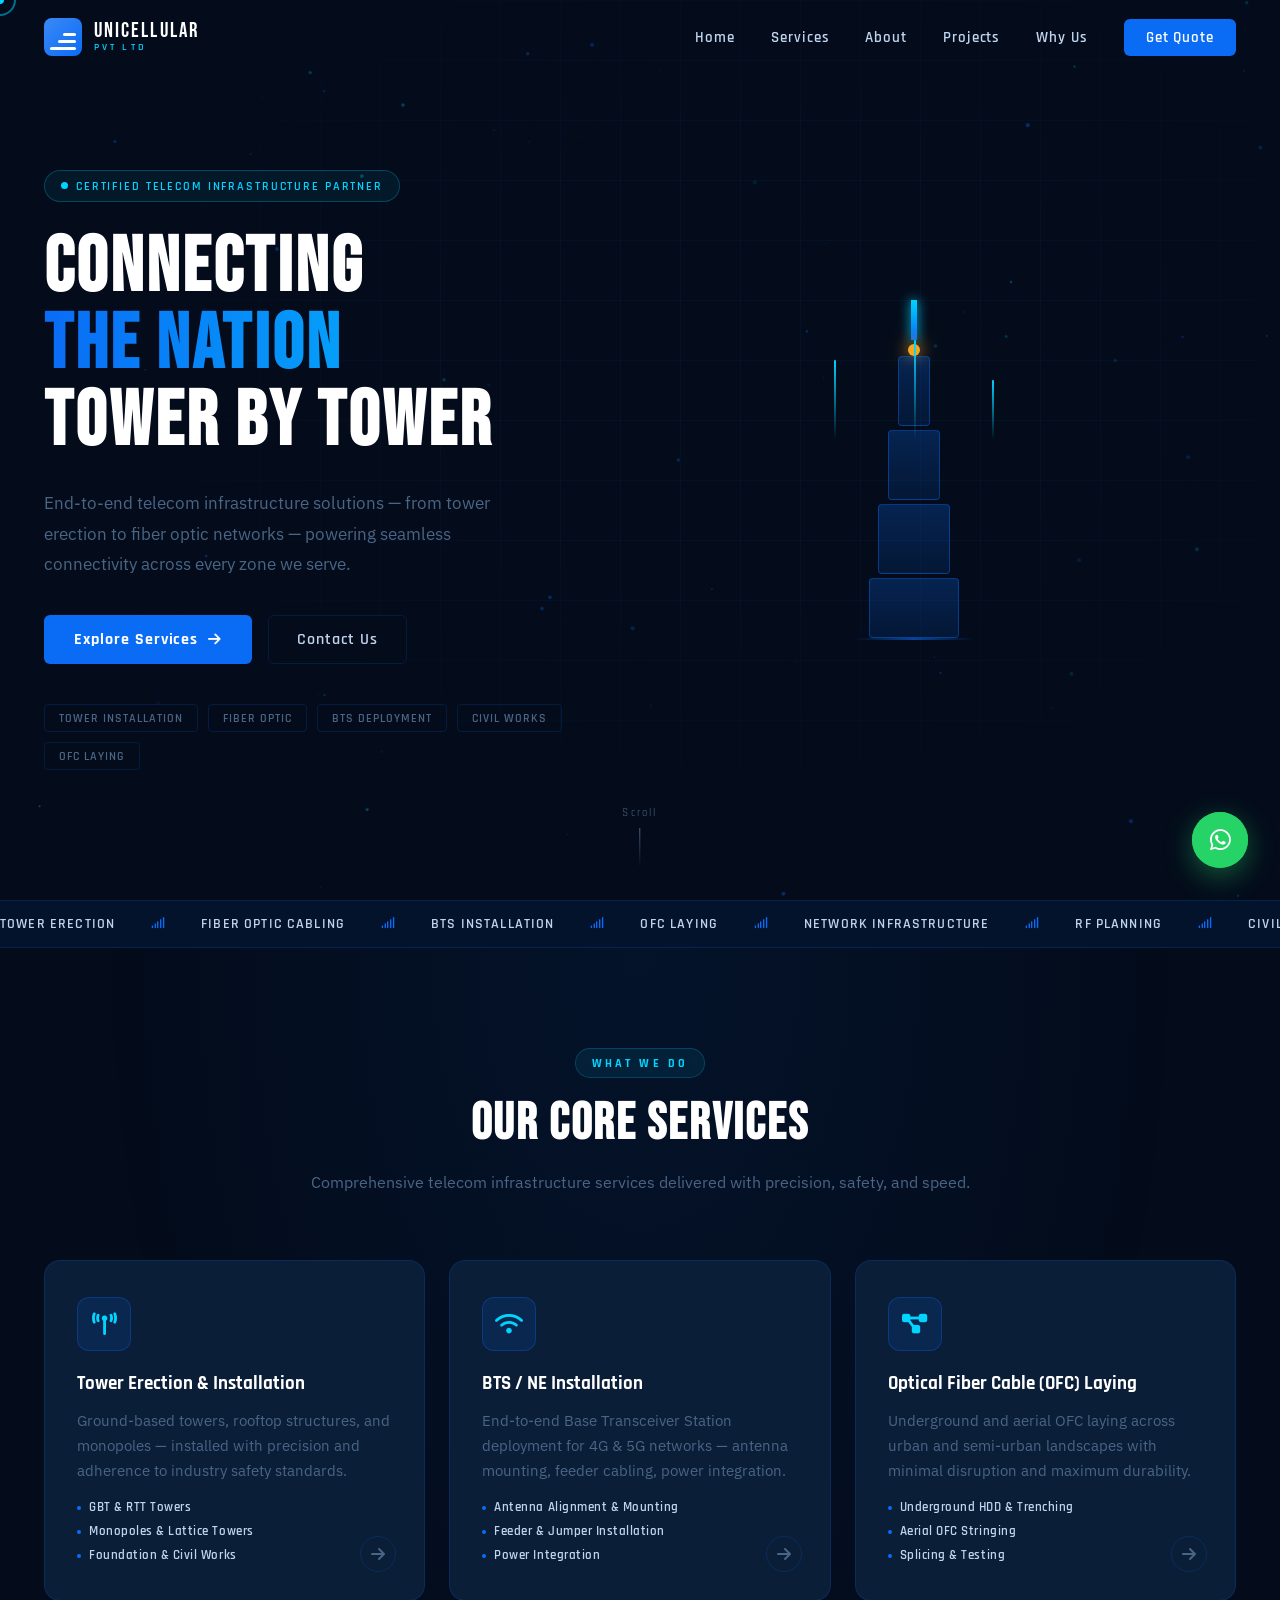
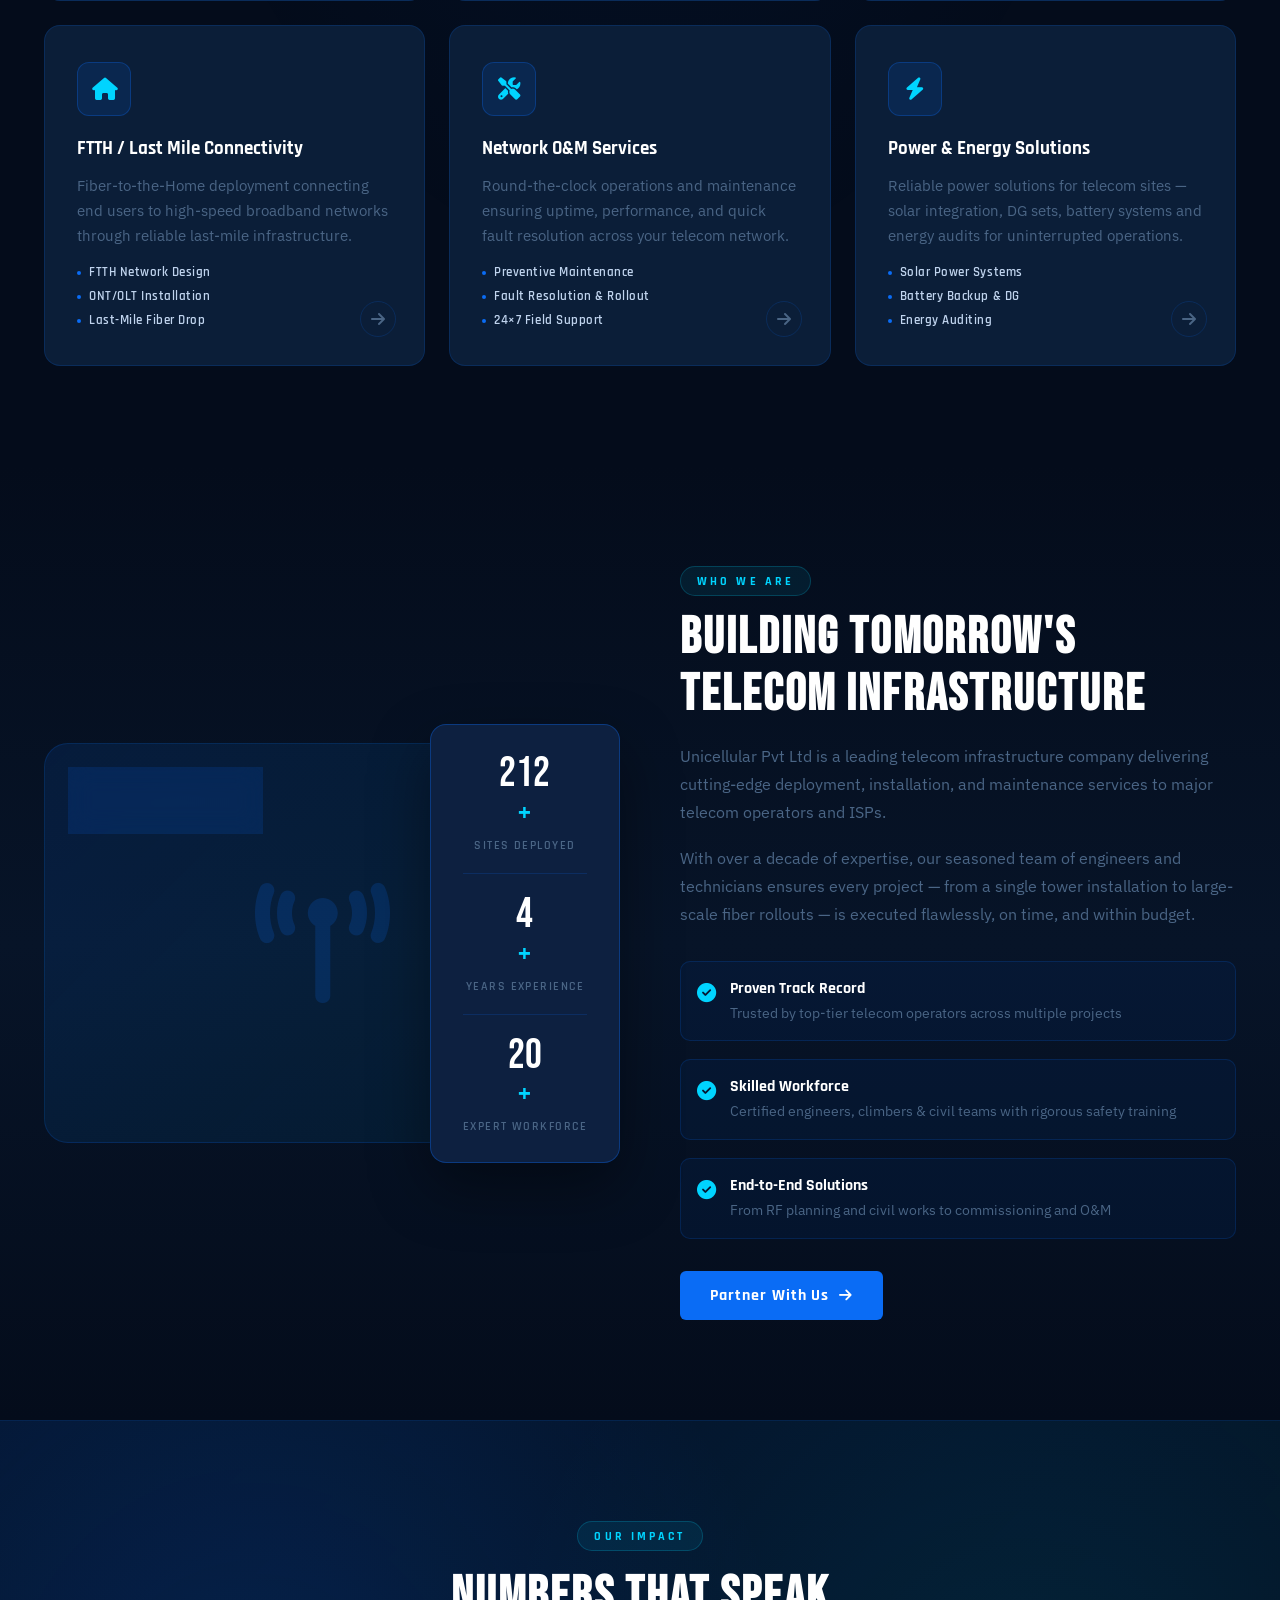
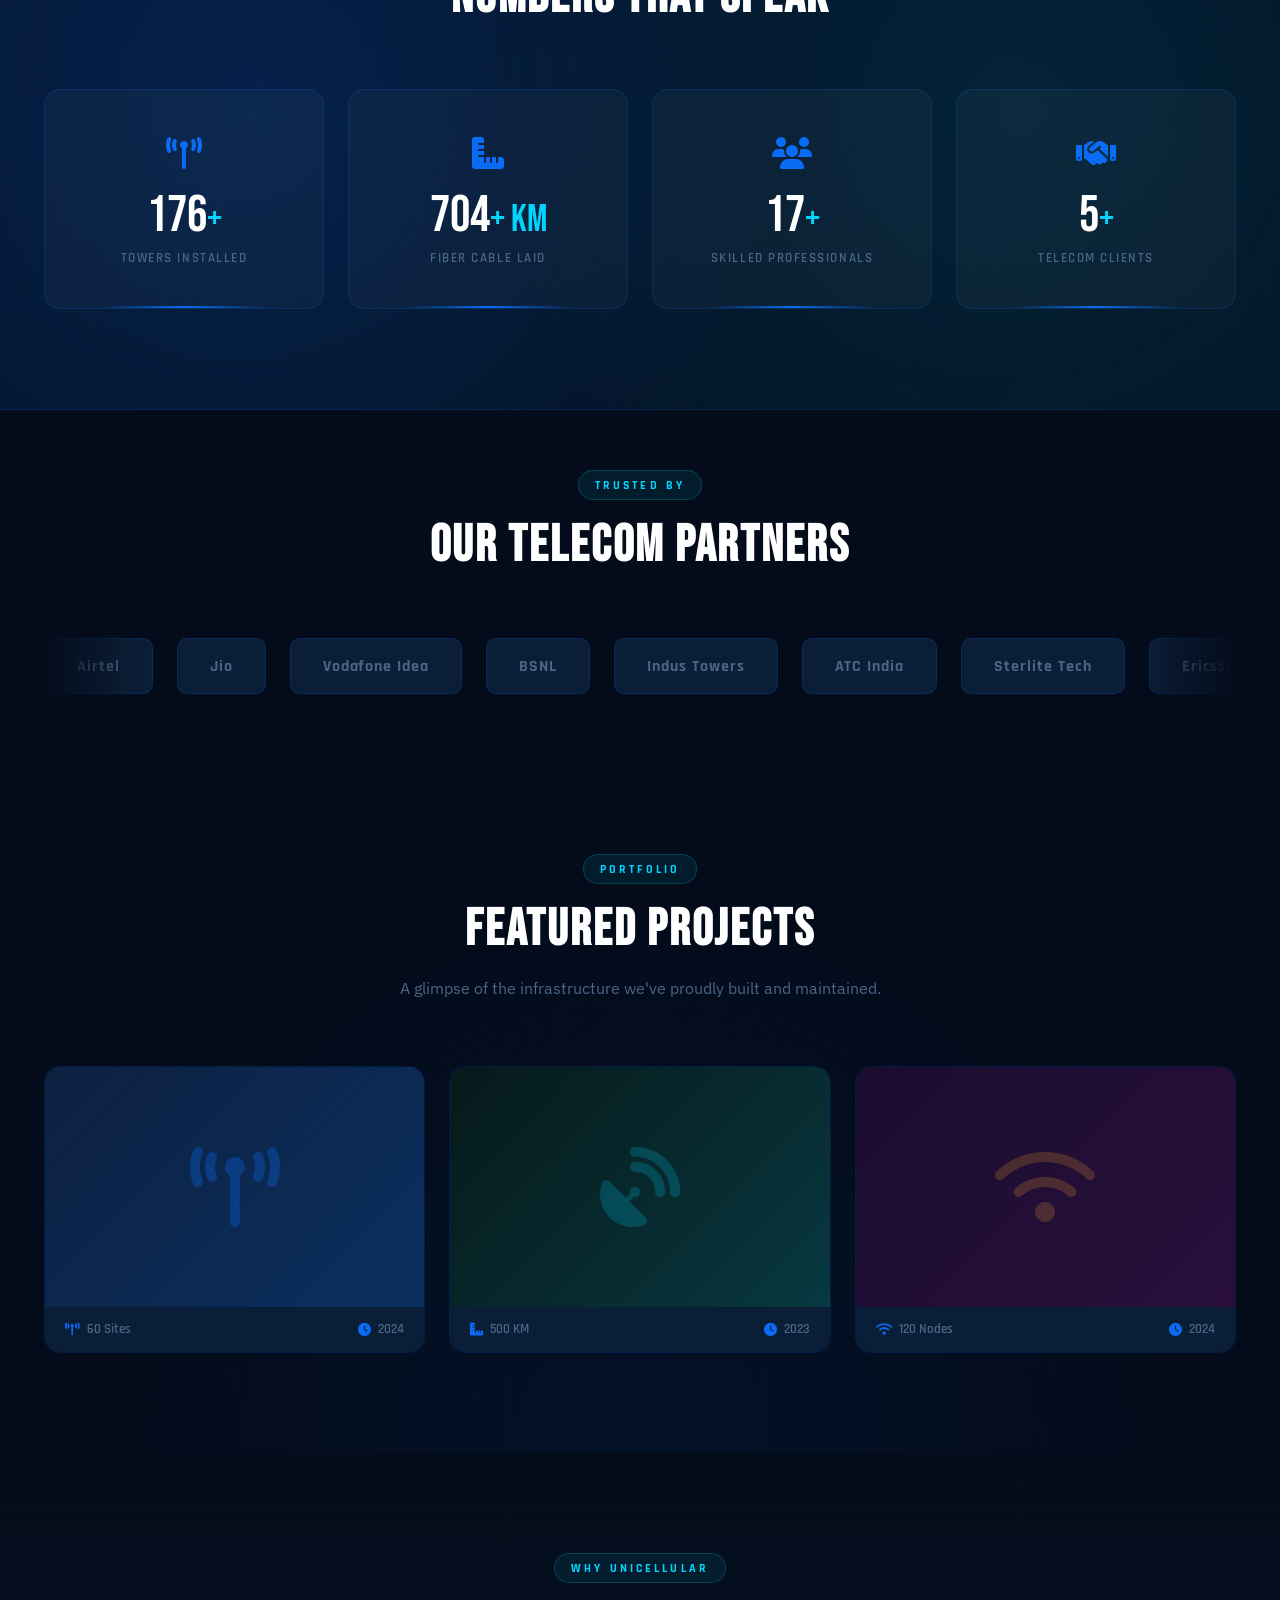
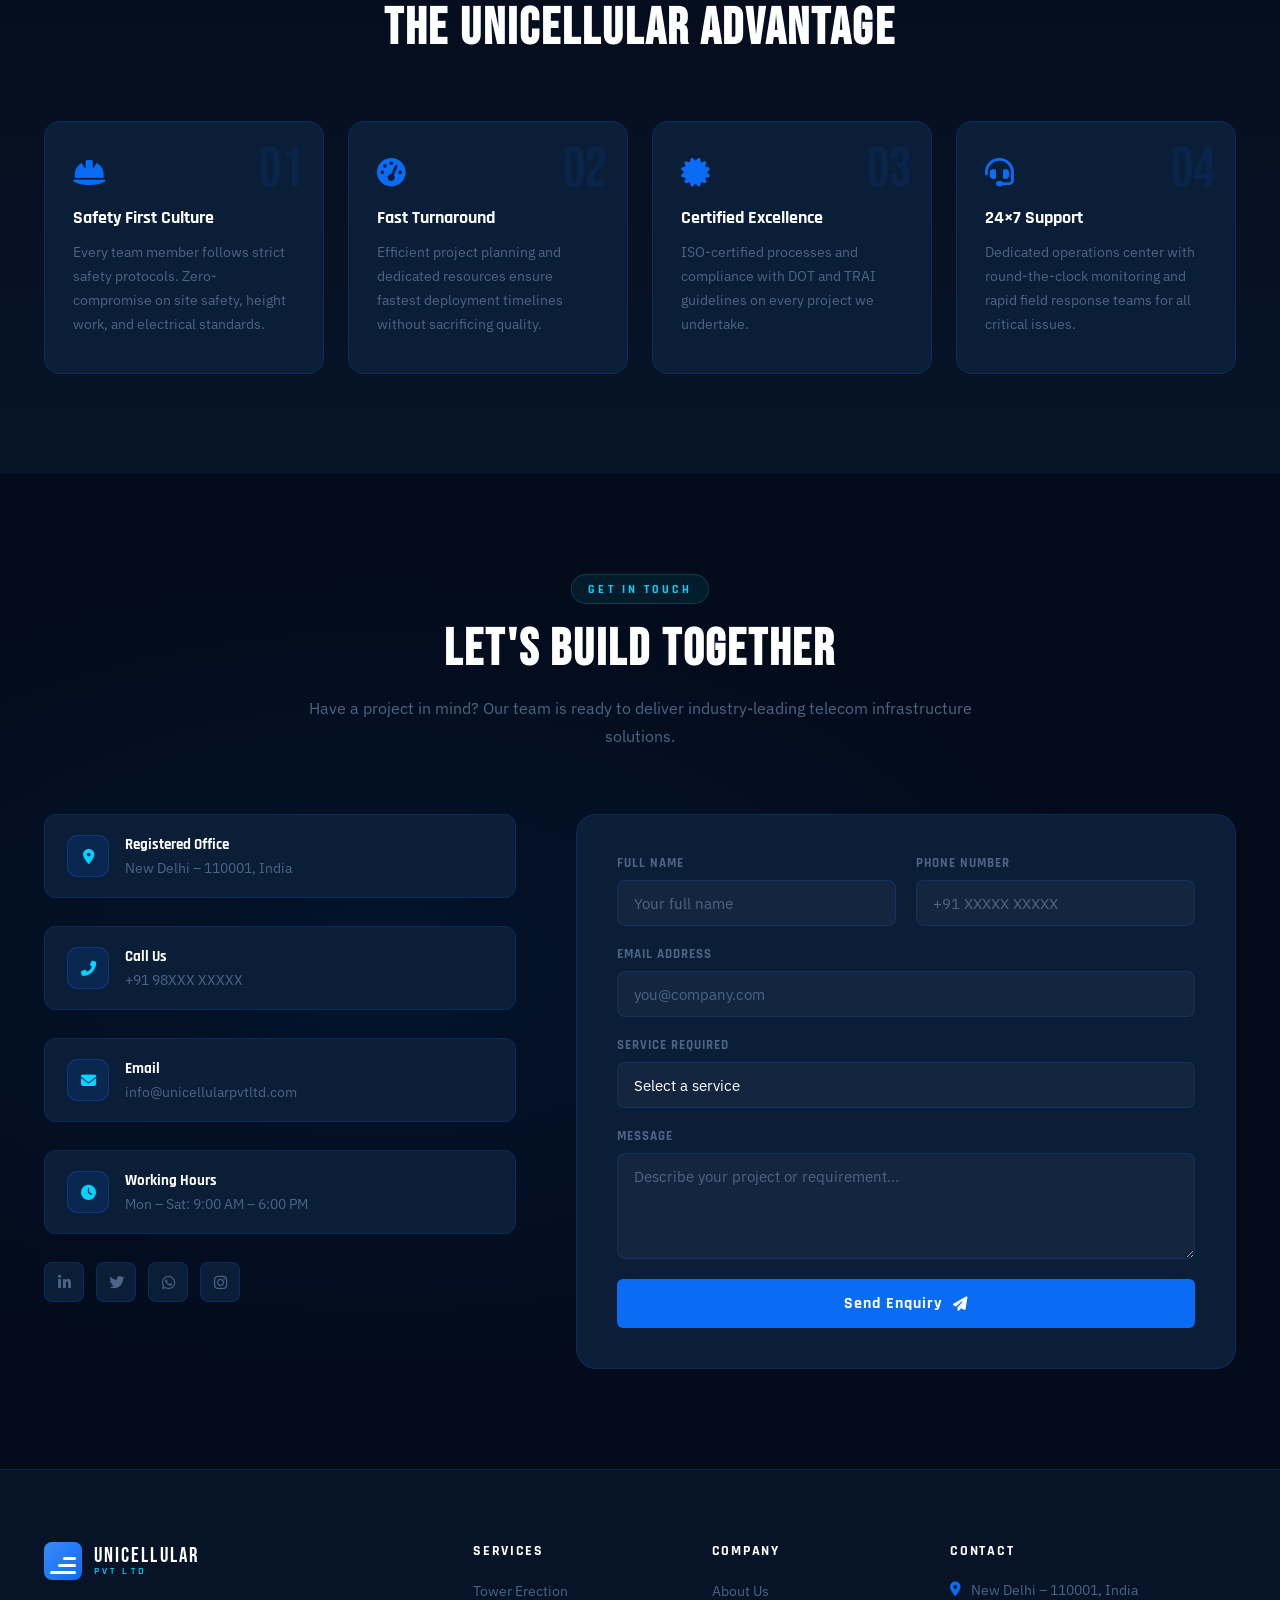
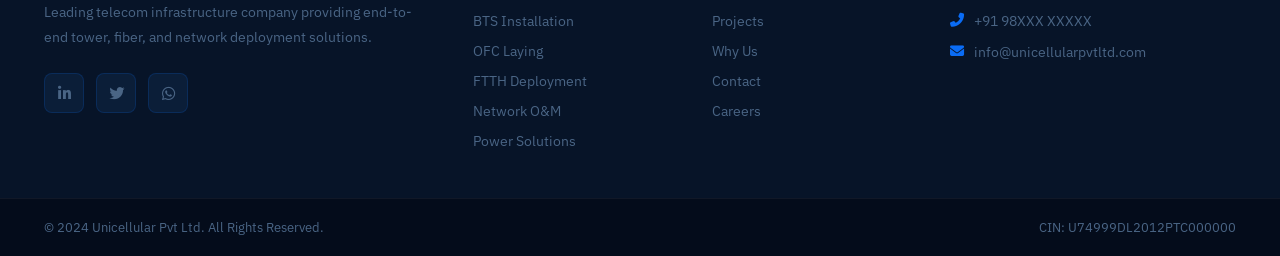
<file: Unicellular website.html>
<!DOCTYPE html>
<html lang="en">
<head>
<meta charset="UTF-8"/>
<meta name="viewport" content="width=device-width, initial-scale=1.0"/>
<title>Unicellular Pvt Ltd – Telecom Infrastructure Solutions</title>
<link rel="preconnect" href="https://fonts.googleapis.com"/>
<link rel="preconnect" href="https://fonts.gstatic.com" crossorigin/>
<link href="https://fonts.googleapis.com/css2?family=Bebas+Neue&family=Rajdhani:wght@400;500;600;700&family=IBM+Plex+Sans:wght@300;400;500;600&display=swap" rel="stylesheet"/>
<link rel="stylesheet" href="https://cdnjs.cloudflare.com/ajax/libs/font-awesome/6.5.0/css/all.min.css"/>
<style>
:root{
  --navy:#040c1b;--deep:#071428;--card:#0b1e38;--card2:#0d2040;
  --blue:#0a6cf5;--blue-lt:#2584ff;--cyan:#00d4ff;--accent:#f5a623;
  --green:#00e676;--text:#c0d4ee;--muted:#4a6585;
  --border:rgba(10,108,245,.18);--white:#ffffff;
  --font-disp:'Bebas Neue',sans-serif;
  --font-head:'Rajdhani',sans-serif;
  --font-body:'IBM Plex Sans',sans-serif;
  --ease:cubic-bezier(.25,.46,.45,.94);
}
*,*::before,*::after{margin:0;padding:0;box-sizing:border-box}
html{scroll-behavior:smooth;font-size:16px}
body{background:var(--navy);color:var(--text);font-family:var(--font-body);overflow-x:hidden;cursor:none}
a{text-decoration:none;color:inherit}
img{max-width:100%;display:block}
ul{list-style:none}
button{border:none;background:none;cursor:none}
input,textarea,select{font-family:var(--font-body)}
::-webkit-scrollbar{width:5px}
::-webkit-scrollbar-track{background:var(--navy)}
::-webkit-scrollbar-thumb{background:var(--blue);border-radius:3px}

/* ── CANVAS ── */
#pcanvas{position:fixed;inset:0;z-index:0;pointer-events:none;opacity:.5}

/* ── CURSOR ── */
.cdot{width:8px;height:8px;background:var(--cyan);border-radius:50%;position:fixed;pointer-events:none;z-index:9999;transform:translate(-50%,-50%);transition:width .15s,height .15s}
.cring{width:32px;height:32px;border:2px solid rgba(0,212,255,.5);border-radius:50%;position:fixed;pointer-events:none;z-index:9998;transform:translate(-50%,-50%);transition:width .3s,height .3s,border-color .3s}

/* ── LAYOUT ── */
.container{max-width:1240px;margin:0 auto;padding:0 24px}
.section{padding:100px 0;position:relative;z-index:1}

/* ── SECTION HEADER ── */
.stag{display:inline-block;font-family:var(--font-head);font-size:.78rem;font-weight:700;letter-spacing:.25em;text-transform:uppercase;color:var(--cyan);background:rgba(0,212,255,.08);border:1px solid rgba(0,212,255,.2);padding:6px 16px;border-radius:40px;margin-bottom:18px}
.sheader{text-align:center;max-width:680px;margin:0 auto 64px}
.stitle{font-family:var(--font-disp);font-size:clamp(2.2rem,4vw,3.4rem);letter-spacing:.04em;color:var(--white);line-height:1.1;margin-bottom:16px}
.sdesc{font-size:1rem;color:var(--muted);line-height:1.75}

/* ── BUTTONS ── */
.btn-p{display:inline-flex;align-items:center;gap:10px;padding:14px 30px;background:var(--blue);color:var(--white);font-family:var(--font-head);font-size:1rem;font-weight:700;letter-spacing:.06em;border-radius:6px;position:relative;overflow:hidden;transition:transform .25s var(--ease),box-shadow .25s}
.btn-p:hover{transform:translateY(-3px);box-shadow:0 14px 40px rgba(10,108,245,.5)}
.btn-p i{font-size:.9rem;transition:transform .25s}
.btn-p:hover i{transform:translateX(4px)}
.btn-o{display:inline-flex;align-items:center;gap:10px;padding:13px 28px;border:1.5px solid var(--border);color:var(--text);font-family:var(--font-head);font-size:1rem;font-weight:600;letter-spacing:.06em;border-radius:6px;backdrop-filter:blur(6px);transition:border-color .25s,color .25s,background .25s}
.btn-o:hover{border-color:var(--cyan);color:var(--cyan);background:rgba(0,212,255,.06)}
.fw{width:100%;justify-content:center}

/* ══════════════════════════════════════
   NAVBAR
══════════════════════════════════════ */
#navbar{position:fixed;top:0;left:0;right:0;z-index:1000;padding:18px 0;transition:padding .4s,background .4s,box-shadow .4s}
#navbar.scrolled{padding:10px 0;background:rgba(4,12,27,.93);backdrop-filter:blur(20px);box-shadow:0 1px 0 var(--border),0 8px 32px rgba(0,0,0,.4)}
.nav-c{max-width:1240px;margin:0 auto;padding:0 24px;display:flex;align-items:center;justify-content:space-between}

.logo{display:flex;align-items:center;gap:12px}
.logo-i{width:38px;height:38px;display:flex;flex-direction:column;align-items:flex-end;justify-content:flex-end;gap:4px;padding:6px;background:var(--blue);border-radius:8px;position:relative;overflow:hidden}
.logo-i::before{content:'';position:absolute;inset:0;background:linear-gradient(135deg,rgba(255,255,255,.2),transparent)}
.ls{display:block;background:var(--white);border-radius:2px;height:3px;animation:sp 1.6s ease-in-out infinite}
.ls:nth-child(1){width:50%;animation-delay:0s}
.ls:nth-child(2){width:70%;animation-delay:.2s}
.ls:nth-child(3){width:100%;animation-delay:.4s}
@keyframes sp{0%,100%{opacity:.5}50%{opacity:1}}
.logo-t{display:flex;flex-direction:column;line-height:1}
.logo-m{font-family:var(--font-disp);font-size:1.3rem;letter-spacing:.1em;color:var(--white)}
.logo-s{font-family:var(--font-head);font-size:.65rem;letter-spacing:.3em;color:var(--cyan);font-weight:600}

.nav-links{display:flex;align-items:center;gap:36px}
.nav-links a{font-family:var(--font-head);font-size:.95rem;font-weight:600;letter-spacing:.06em;color:var(--text);position:relative;transition:color .25s}
.nav-links a::after{content:'';position:absolute;bottom:-4px;left:0;width:0;height:2px;background:var(--cyan);transition:width .3s var(--ease)}
.nav-links a:hover{color:var(--white)}
.nav-links a:hover::after{width:100%}
.nav-links .ncta{padding:9px 22px;background:var(--blue);color:var(--white);border-radius:6px;transition:background .25s,box-shadow .25s}
.nav-links .ncta::after{display:none}
.nav-links .ncta:hover{background:var(--blue-lt);box-shadow:0 6px 20px rgba(10,108,245,.45)}

.ham{display:none;flex-direction:column;gap:5px;padding:8px}
.ham span{display:block;width:24px;height:2px;background:var(--white);border-radius:2px;transition:transform .3s,opacity .3s}
.ham.open span:nth-child(1){transform:translateY(7px) rotate(45deg)}
.ham.open span:nth-child(2){opacity:0}
.ham.open span:nth-child(3){transform:translateY(-7px) rotate(-45deg)}

/* ══════════════════════════════════════
   HERO
══════════════════════════════════════ */
.hero{min-height:100vh;display:flex;align-items:center;padding:120px 24px 80px;position:relative;overflow:hidden;max-width:1240px;margin:0 auto;gap:60px}
.hgrid{position:absolute;inset:0;background-image:linear-gradient(rgba(10,108,245,.06) 1px,transparent 1px),linear-gradient(90deg,rgba(10,108,245,.06) 1px,transparent 1px);background-size:60px 60px;mask-image:radial-gradient(ellipse at 60% 40%,black 30%,transparent 70%);pointer-events:none}
.hcontent{flex:1;max-width:620px;position:relative;z-index:1}
.hbadge{display:inline-flex;align-items:center;gap:8px;font-family:var(--font-head);font-size:.78rem;font-weight:600;letter-spacing:.15em;text-transform:uppercase;color:var(--cyan);border:1px solid rgba(0,212,255,.25);background:rgba(0,212,255,.06);padding:7px 16px;border-radius:40px;margin-bottom:28px}
.bdot{width:7px;height:7px;background:var(--cyan);border-radius:50%;animation:blink 1.4s ease-in-out infinite}
@keyframes blink{0%,100%{opacity:1}50%{opacity:.2}}
.htitle{font-family:var(--font-disp);font-size:clamp(3rem,6vw,5.5rem);line-height:1;letter-spacing:.04em;color:var(--white);margin-bottom:28px}
.htitle .line{display:block}
.htitle .aline{color:transparent;background:linear-gradient(90deg,var(--blue),var(--cyan));-webkit-background-clip:text;-webkit-text-fill-color:transparent}
.hdesc{font-size:1.05rem;color:var(--muted);line-height:1.8;max-width:500px;margin-bottom:36px}
.hact{display:flex;gap:16px;flex-wrap:wrap;margin-bottom:40px}
.htags{display:flex;gap:10px;flex-wrap:wrap}
.htags span{font-family:var(--font-head);font-size:.78rem;font-weight:600;letter-spacing:.08em;text-transform:uppercase;color:var(--muted);border:1px solid var(--border);padding:5px 14px;border-radius:4px;transition:color .25s,border-color .25s,background .25s}
.htags span:hover{color:var(--cyan);border-color:rgba(0,212,255,.3);background:rgba(0,212,255,.05)}

/* HERO VISUAL */
.hvisual{flex:0 0 380px;display:flex;align-items:center;justify-content:center;position:relative;z-index:1}
.towerw{position:relative;width:200px;height:340px;display:flex;flex-direction:column;align-items:center}
.tbody{position:relative;display:flex;flex-direction:column;align-items:center;width:100%;flex:1}
.tseg{background:linear-gradient(180deg,rgba(10,108,245,.25),rgba(10,108,245,.12));border:1px solid rgba(10,108,245,.4);border-radius:4px;animation:tglow 3s ease-in-out infinite alternate}
.s1{width:32px;height:70px;margin-bottom:4px}.s2{width:52px;height:70px;margin-bottom:4px;animation-delay:.3s}.s3{width:72px;height:70px;margin-bottom:4px;animation-delay:.6s}.s4{width:90px;height:60px;animation-delay:.9s}
@keyframes tglow{0%{box-shadow:0 0 8px rgba(10,108,245,.2)}100%{box-shadow:0 0 24px rgba(10,108,245,.6),inset 0 0 16px rgba(0,212,255,.1)}}
.ttop{width:6px;height:40px;background:linear-gradient(180deg,var(--cyan),var(--blue));margin-bottom:4px;box-shadow:0 0 12px var(--cyan)}
.tlight{width:12px;height:12px;background:var(--accent);border-radius:50%;box-shadow:0 0 16px var(--accent),0 0 32px rgba(245,166,35,.4);animation:lb 1.2s step-end infinite}
@keyframes lb{0%,100%{opacity:1}50%{opacity:.1}}
.tbase{width:120px;height:12px;background:linear-gradient(90deg,transparent,var(--blue),transparent);border-radius:6px;opacity:.6}
.srings{position:absolute;top:10px;left:50%;transform:translateX(-50%)}
.ring{position:absolute;top:0;left:50%;border-radius:50%;border:1.5px solid var(--cyan);transform:translate(-50%,-50%);animation:re 3s ease-out infinite;opacity:0}
.r1{width:60px;height:60px;animation-delay:0s}.r2{width:100px;height:100px;animation-delay:.6s}.r3{width:140px;height:140px;animation-delay:1.2s}
@keyframes re{0%{transform:translate(-50%,-50%) scale(.3);opacity:.7}100%{transform:translate(-50%,-50%) scale(1.4);opacity:0}}
.dl{position:absolute;width:2px;background:linear-gradient(180deg,var(--cyan),transparent);border-radius:2px;animation:df 2s ease-in-out infinite}
.dl1{height:80px;top:60px;left:20px;animation-delay:0s}.dl2{height:60px;top:80px;right:20px;animation-delay:.5s}.dl3{height:100px;top:40px;left:50%;animation-delay:1s}
@keyframes df{0%,100%{opacity:0;transform:scaleY(0);transform-origin:top}50%{opacity:1;transform:scaleY(1)}}
.hscroll{position:absolute;bottom:32px;left:50%;transform:translateX(-50%);display:flex;flex-direction:column;align-items:center;gap:8px;font-family:var(--font-head);font-size:.7rem;letter-spacing:.2em;color:var(--muted)}
.sline{width:1px;height:40px;background:linear-gradient(180deg,var(--muted),transparent);animation:sd 1.8s ease-in-out infinite}
@keyframes sd{0%{transform:scaleY(0);transform-origin:top;opacity:1}100%{transform:scaleY(1);transform-origin:top;opacity:0}}

/* ══════════════════════════════════════
   TICKER
══════════════════════════════════════ */
.ticker{background:rgba(10,108,245,.08);border-top:1px solid var(--border);border-bottom:1px solid var(--border);overflow:hidden;padding:14px 0;position:relative;z-index:1}
.ttrack{display:flex;align-items:center;gap:36px;white-space:nowrap;animation:ts 30s linear infinite}
.ttrack span{font-family:var(--font-head);font-size:.9rem;font-weight:600;letter-spacing:.08em;text-transform:uppercase;color:var(--text)}
.ttrack i{color:var(--blue);font-size:.7rem}
@keyframes ts{0%{transform:translateX(0)}100%{transform:translateX(-50%)}}

/* ══════════════════════════════════════
   SERVICES
══════════════════════════════════════ */
.svcsec{background:radial-gradient(ellipse at 50% 0%,rgba(10,108,245,.07),transparent 60%)}
.sgrid{display:grid;grid-template-columns:repeat(auto-fill,minmax(340px,1fr));gap:24px}
.sc{background:var(--card);border:1px solid var(--border);border-radius:16px;padding:36px 32px;position:relative;overflow:hidden;transition:transform .35s var(--ease),border-color .35s,box-shadow .35s;cursor:default}
.sc::before{content:'';position:absolute;top:0;left:0;right:0;height:2px;background:linear-gradient(90deg,transparent,var(--blue),var(--cyan),transparent);transform:scaleX(0);transition:transform .4s var(--ease)}
.sc:hover{transform:translateY(-8px);border-color:rgba(10,108,245,.45);box-shadow:0 24px 60px rgba(10,108,245,.18)}
.sc:hover::before{transform:scaleX(1)}
.cglow{position:absolute;top:-40px;right:-40px;width:180px;height:180px;background:radial-gradient(circle,rgba(10,108,245,.12),transparent 70%);pointer-events:none;opacity:0;transition:opacity .4s}
.sc:hover .cglow{opacity:1}
.sico{width:54px;height:54px;background:rgba(10,108,245,.12);border:1px solid rgba(10,108,245,.3);border-radius:12px;display:flex;align-items:center;justify-content:center;font-size:1.4rem;color:var(--cyan);margin-bottom:20px;transition:background .3s,transform .3s}
.sc:hover .sico{background:rgba(10,108,245,.25);transform:scale(1.1)}
.sc h3{font-family:var(--font-head);font-size:1.2rem;font-weight:700;color:var(--white);margin-bottom:12px}
.sc p{font-size:.92rem;color:var(--muted);line-height:1.7;margin-bottom:16px}
.sc ul{display:flex;flex-direction:column;gap:7px}
.sc ul li{font-family:var(--font-head);font-size:.82rem;font-weight:600;letter-spacing:.04em;color:var(--text);display:flex;align-items:center;gap:8px}
.sc ul li::before{content:'';display:block;width:4px;height:4px;background:var(--blue);border-radius:50%;flex-shrink:0}
.carrow{position:absolute;bottom:28px;right:28px;width:36px;height:36px;border-radius:50%;border:1.5px solid var(--border);display:flex;align-items:center;justify-content:center;color:var(--muted);transition:border-color .3s,color .3s,background .3s,transform .3s}
.sc:hover .carrow{border-color:var(--blue);color:var(--blue);background:rgba(10,108,245,.1);transform:rotate(45deg)}

/* ══════════════════════════════════════
   ABOUT
══════════════════════════════════════ */
.aboutsec{background:linear-gradient(180deg,var(--navy),var(--deep),var(--navy))}
.agrid{display:grid;grid-template-columns:1fr 1fr;gap:80px;align-items:center}
.awrap{position:relative;height:400px}
.abg{position:absolute;inset:0;background:linear-gradient(135deg,rgba(10,108,245,.12),rgba(0,212,255,.06));border-radius:24px;border:1px solid var(--border)}
.asc{position:absolute;bottom:-20px;right:-20px;background:var(--card2);border:1px solid rgba(10,108,245,.35);border-radius:16px;padding:28px 32px;display:flex;flex-direction:column;gap:20px;box-shadow:0 24px 60px rgba(0,0,0,.4)}
.asci{display:flex;flex-direction:column;align-items:center}
.asnn{font-family:var(--font-disp);font-size:2.6rem;color:var(--white);line-height:1}
.asnn+span{font-family:var(--font-disp);font-size:2rem;color:var(--cyan)}
.ascl{font-family:var(--font-head);font-size:.75rem;font-weight:600;letter-spacing:.12em;text-transform:uppercase;color:var(--muted);margin-top:4px}
.ascdiv{width:100%;height:1px;background:var(--border)}
.acbadge{position:absolute;top:24px;left:24px;background:rgba(10,108,245,.15);backdrop-filter:blur(12px);border:1px solid rgba(10,108,245,.35);border-radius:12px;padding:14px 18px;display:flex;align-items:center;gap:12px;font-family:var(--font-head);font-size:.8rem;font-weight:700;color:var(--text);line-height:1.4}
.acbadge i{font-size:1.4rem;color:var(--accent)}

/* tower illustration inside about */
.atower{position:absolute;top:50%;left:50%;transform:translate(-50%,-50%);opacity:.18;font-size:120px;color:var(--blue)}

.acon .stag{margin-bottom:14px}
.acon .stitle{text-align:left;margin-bottom:20px}
.acon p{font-size:.97rem;color:var(--muted);line-height:1.8;margin-bottom:18px}
.afeats{display:flex;flex-direction:column;gap:18px;margin:32px 0}
.afi{display:flex;align-items:flex-start;gap:14px;padding:16px;background:rgba(10,108,245,.06);border:1px solid var(--border);border-radius:10px;transition:background .3s,border-color .3s}
.afi:hover{background:rgba(10,108,245,.12);border-color:rgba(10,108,245,.35)}
.afic{color:var(--cyan);font-size:1.2rem;margin-top:2px;flex-shrink:0}
.afi strong{display:block;font-family:var(--font-head);font-size:1rem;font-weight:700;color:var(--white);margin-bottom:3px}
.afi span{font-size:.88rem;color:var(--muted);line-height:1.55}

/* ══════════════════════════════════════
   STATS
══════════════════════════════════════ */
.statsec{background:linear-gradient(135deg,rgba(10,108,245,.1),rgba(0,212,255,.04));border-top:1px solid var(--border);border-bottom:1px solid var(--border);overflow:hidden}
.stbgo{position:absolute;inset:0;background-image:radial-gradient(circle at 20% 50%,rgba(10,108,245,.15) 0%,transparent 50%),radial-gradient(circle at 80% 50%,rgba(0,212,255,.08) 0%,transparent 50%);pointer-events:none}
.statg{display:grid;grid-template-columns:repeat(4,1fr);gap:24px}
.stc{text-align:center;padding:42px 20px;background:rgba(255,255,255,.03);border:1px solid var(--border);border-radius:16px;transition:transform .3s,border-color .3s,background .3s;position:relative;overflow:hidden}
.stc::before{content:'';position:absolute;bottom:0;left:50%;transform:translateX(-50%);width:60%;height:2px;background:linear-gradient(90deg,transparent,var(--blue),transparent);transition:width .4s}
.stc:hover{transform:translateY(-6px);border-color:rgba(10,108,245,.4);background:rgba(10,108,245,.08);box-shadow:0 0 40px rgba(10,108,245,.22)}
.stc:hover::before{width:90%}
.stico{font-size:2rem;color:var(--blue);margin-bottom:16px}
.stn{font-family:var(--font-disp);font-size:3.2rem;color:var(--white);line-height:1;margin-bottom:8px}
.stplus{font-size:2.4rem;color:var(--cyan)}
.stl{font-family:var(--font-head);font-size:.8rem;font-weight:600;letter-spacing:.12em;text-transform:uppercase;color:var(--muted)}

/* ══════════════════════════════════════
   CLIENTS
══════════════════════════════════════ */
.clsec{padding:60px 0}
.clscroll{overflow:hidden;position:relative}
.clscroll::before,.clscroll::after{content:'';position:absolute;top:0;bottom:0;width:100px;z-index:1}
.clscroll::before{left:0;background:linear-gradient(90deg,var(--navy),transparent)}
.clscroll::after{right:0;background:linear-gradient(270deg,var(--navy),transparent)}
.cltrack{display:flex;gap:24px;align-items:center;animation:cls 22s linear infinite}
.cllogo{flex-shrink:0;padding:16px 32px;background:var(--card);border:1px solid var(--border);border-radius:10px;transition:border-color .3s,background .3s}
.cllogo:hover{border-color:rgba(10,108,245,.45);background:rgba(10,108,245,.1)}
.cllogo span{font-family:var(--font-head);font-size:1rem;font-weight:700;letter-spacing:.06em;color:var(--muted);white-space:nowrap;transition:color .3s}
.cllogo:hover span{color:var(--white)}
@keyframes cls{0%{transform:translateX(0)}100%{transform:translateX(-50%)}}

/* ══════════════════════════════════════
   PROJECTS
══════════════════════════════════════ */
.projsec{background:radial-gradient(ellipse at 50% 100%,rgba(10,108,245,.06),transparent 60%)}
.pgrid{display:grid;grid-template-columns:repeat(3,1fr);gap:24px}
.pc{border-radius:16px;overflow:hidden;border:1px solid var(--border);transition:transform .35s,box-shadow .35s;cursor:pointer}
.pc:hover{transform:translateY(-8px);box-shadow:0 24px 60px rgba(0,0,0,.4)}
.pimg{height:240px;position:relative;overflow:hidden;transition:transform .4s var(--ease)}
.pc:hover .pimg{transform:scale(1.04)}
.pi1{background:linear-gradient(135deg,#0d2040,#0a3060)}
.pi2{background:linear-gradient(135deg,#06191a,#083840)}
.pi3{background:linear-gradient(135deg,#1a0d2e,#2a0f3d)}
.pimg::after{content:'';position:absolute;inset:0;display:flex;align-items:center;justify-content:center}
.pi1::after{content:'\f519';font-family:'Font Awesome 6 Free';font-weight:900;font-size:5rem;color:rgba(10,108,245,.3);display:flex;align-items:center;justify-content:center}
.pi2::after{content:'\f7c0';font-family:'Font Awesome 6 Free';font-weight:900;font-size:5rem;color:rgba(0,212,255,.2);display:flex;align-items:center;justify-content:center}
.pi3::after{content:'\f1eb';font-family:'Font Awesome 6 Free';font-weight:900;font-size:5rem;color:rgba(245,166,35,.2);display:flex;align-items:center;justify-content:center}
.pov{position:absolute;inset:0;background:linear-gradient(180deg,transparent 20%,rgba(4,12,27,.92) 80%);display:flex;flex-direction:column;justify-content:flex-end;padding:24px;opacity:0;transform:translateY(10px);transition:opacity .35s,transform .35s}
.pc:hover .pov{opacity:1;transform:translateY(0)}
.ptag{display:inline-block;font-family:var(--font-head);font-size:.72rem;font-weight:700;letter-spacing:.14em;text-transform:uppercase;color:var(--cyan);background:rgba(0,212,255,.1);border:1px solid rgba(0,212,255,.25);padding:4px 12px;border-radius:20px;margin-bottom:10px}
.pov h3{font-family:var(--font-head);font-size:1.15rem;font-weight:700;color:var(--white);margin-bottom:8px}
.pov p{font-size:.85rem;color:var(--text);line-height:1.6}
.pmeta{display:flex;align-items:center;justify-content:space-between;padding:14px 20px;background:var(--card)}
.pmeta span{font-family:var(--font-head);font-size:.82rem;font-weight:600;color:var(--muted);display:flex;align-items:center;gap:7px}
.pmeta span i{color:var(--blue)}

/* ══════════════════════════════════════
   WHY US
══════════════════════════════════════ */
.whysec{background:linear-gradient(180deg,var(--navy),var(--deep))}
.wgrid{display:grid;grid-template-columns:repeat(4,1fr);gap:24px}
.wc{padding:36px 28px;background:var(--card);border:1px solid var(--border);border-radius:16px;position:relative;overflow:hidden;transition:transform .35s,border-color .35s}
.wc::after{content:'';position:absolute;inset:0;background:linear-gradient(135deg,rgba(10,108,245,.08),transparent);opacity:0;transition:opacity .35s}
.wc:hover{transform:translateY(-6px);border-color:rgba(10,108,245,.4)}
.wc:hover::after{opacity:1}
.wnum{position:absolute;top:20px;right:20px;font-family:var(--font-disp);font-size:3.5rem;color:rgba(10,108,245,.1);line-height:1;pointer-events:none}
.wc i{font-size:1.8rem;color:var(--blue);margin-bottom:20px;display:block;transition:transform .3s}
.wc:hover i{transform:scale(1.15)}
.wc h3{font-family:var(--font-head);font-size:1.1rem;font-weight:700;color:var(--white);margin-bottom:12px}
.wc p{font-size:.88rem;color:var(--muted);line-height:1.7}

/* ══════════════════════════════════════
   CONTACT
══════════════════════════════════════ */
.consec{background:radial-gradient(ellipse at 30% 50%,rgba(10,108,245,.08),transparent 60%)}
.congrid{display:grid;grid-template-columns:1fr 1.4fr;gap:60px;align-items:start}
.cinfo{display:flex;flex-direction:column;gap:28px}
.cii{display:flex;align-items:flex-start;gap:16px;padding:20px 22px;background:var(--card);border:1px solid var(--border);border-radius:12px;transition:border-color .3s,background .3s}
.cii:hover{border-color:rgba(10,108,245,.4);background:rgba(10,108,245,.08)}
.cico{width:42px;height:42px;flex-shrink:0;background:rgba(10,108,245,.12);border:1px solid rgba(10,108,245,.3);border-radius:10px;display:flex;align-items:center;justify-content:center;font-size:.95rem;color:var(--cyan)}
.cii strong{display:block;font-family:var(--font-head);font-size:.92rem;font-weight:700;color:var(--white);margin-bottom:3px}
.cii span{font-size:.88rem;color:var(--muted)}
.socl{display:flex;gap:12px}
.socl a{width:40px;height:40px;background:var(--card);border:1px solid var(--border);border-radius:8px;display:flex;align-items:center;justify-content:center;color:var(--muted);font-size:.95rem;transition:color .3s,border-color .3s,background .3s}
.socl a:hover{color:var(--white);border-color:var(--blue);background:rgba(10,108,245,.15)}

.cform{background:var(--card);border:1px solid var(--border);border-radius:20px;padding:40px}
.frow{display:grid;grid-template-columns:1fr 1fr;gap:20px}
.fg{display:flex;flex-direction:column;gap:8px;margin-bottom:20px}
.fg label{font-family:var(--font-head);font-size:.82rem;font-weight:700;letter-spacing:.08em;text-transform:uppercase;color:var(--muted)}
.fg input,.fg select,.fg textarea{background:rgba(255,255,255,.04);border:1.5px solid var(--border);border-radius:8px;padding:12px 16px;color:var(--white);font-size:.95rem;transition:border-color .25s,background .25s;outline:none;-webkit-appearance:none;resize:vertical}
.fg input::placeholder,.fg textarea::placeholder{color:var(--muted)}
.fg input:focus,.fg select:focus,.fg textarea:focus{border-color:var(--blue);background:rgba(10,108,245,.06)}
.fg select option{background:var(--card);color:var(--white)}
.fsuccess{display:none;align-items:center;gap:10px;margin-top:16px;padding:14px 18px;background:rgba(0,230,118,.08);border:1px solid rgba(0,230,118,.25);border-radius:8px;color:var(--green);font-family:var(--font-head);font-size:.95rem;font-weight:600}
.fsuccess.show{display:flex}

/* ══════════════════════════════════════
   FOOTER
══════════════════════════════════════ */
footer{position:relative;z-index:1}
.ftop{padding:72px 0 48px;background:var(--deep);border-top:1px solid var(--border)}
.fgrid{display:grid;grid-template-columns:2fr 1fr 1fr 1.5fr;gap:48px}
.fbrand p{font-size:.9rem;color:var(--muted);line-height:1.7;margin:20px 0 24px}
.fcol h4{font-family:var(--font-head);font-size:.9rem;font-weight:700;letter-spacing:.12em;text-transform:uppercase;color:var(--white);margin-bottom:20px}
.fcol ul{display:flex;flex-direction:column;gap:10px}
.fcol ul li a{font-size:.9rem;color:var(--muted);transition:color .25s,padding-left .25s;display:inline-block}
.fcol ul li a:hover{color:var(--cyan);padding-left:6px}
.fcon li{display:flex;align-items:flex-start;gap:10px;font-size:.88rem;color:var(--muted);line-height:1.5}
.fcon li i{color:var(--blue);margin-top:2px;flex-shrink:0}
.fbot{padding:20px 0;background:var(--navy);border-top:1px solid rgba(255,255,255,.05)}
.fbot .container{display:flex;align-items:center;justify-content:space-between}
.fbot span{font-size:.82rem;color:var(--muted)}

/* ══════════════════════════════════════
   FLOAT BUTTONS
══════════════════════════════════════ */
.wp{position:fixed;bottom:32px;right:32px;z-index:900;width:56px;height:56px;background:#25d366;border-radius:50%;display:flex;align-items:center;justify-content:center;font-size:1.5rem;color:var(--white);box-shadow:0 8px 28px rgba(37,211,102,.4);transition:transform .3s,box-shadow .3s}
.wp:hover{transform:scale(1.1) translateY(-3px);box-shadow:0 16px 40px rgba(37,211,102,.5)}
.wpp{position:absolute;width:100%;height:100%;border-radius:50%;background:#25d366;animation:wpa 2.2s ease-out infinite;z-index:-1}
@keyframes wpa{0%{transform:scale(1);opacity:.7}100%{transform:scale(1.8);opacity:0}}
.btt{position:fixed;bottom:32px;left:32px;z-index:900;width:44px;height:44px;background:var(--card);border:1px solid var(--border);border-radius:10px;display:flex;align-items:center;justify-content:center;color:var(--muted);font-size:.9rem;opacity:0;visibility:hidden;transform:translateY(10px);transition:opacity .3s,visibility .3s,transform .3s,color .3s,border-color .3s}
.btt.show{opacity:1;visibility:visible;transform:translateY(0)}
.btt:hover{color:var(--white);border-color:var(--blue)}

/* ══════════════════════════════════════
   REVEAL ANIMATIONS
══════════════════════════════════════ */
.ru,.rl,.rr{opacity:0;transition:opacity .7s var(--ease),transform .7s var(--ease)}
.ru{transform:translateY(40px)}.rl{transform:translateX(-50px)}.rr{transform:translateX(50px)}
.ru.vis,.rl.vis,.rr.vis{opacity:1;transform:translate(0)}
.d1{transition-delay:.1s}.d2{transition-delay:.2s}.d3{transition-delay:.3s}.d4{transition-delay:.4s}

/* ══════════════════════════════════════
   RESPONSIVE
══════════════════════════════════════ */
@media(max-width:1100px){
  .agrid{grid-template-columns:1fr;gap:48px}
  .awrap{height:280px}
  .wgrid{grid-template-columns:repeat(2,1fr)}
  .statg{grid-template-columns:repeat(2,1fr)}
  .fgrid{grid-template-columns:1fr 1fr;gap:36px}
}
@media(max-width:900px){
  .hero{flex-direction:column;padding-top:110px;text-align:center}
  .hvisual{display:none}
  .hdesc{max-width:100%}
  .hact{justify-content:center}
  .htags{justify-content:center}
  .pgrid{grid-template-columns:1fr}
  .congrid{grid-template-columns:1fr;gap:36px}
  .nav-links{position:fixed;inset:0;top:68px;background:rgba(4,12,27,.97);backdrop-filter:blur(20px);flex-direction:column;gap:0;padding:24px;transform:translateX(100%);transition:transform .4s var(--ease)}
  .nav-links.open{transform:translateX(0)}
  .nav-links a{padding:16px 0;border-bottom:1px solid var(--border);font-size:1.2rem;width:100%}
  .nav-links .ncta{margin-top:16px;text-align:center}
  .ham{display:flex}
  .frow{grid-template-columns:1fr}
}
@media(max-width:640px){
  .section{padding:70px 0}
  .htitle{font-size:clamp(2.5rem,10vw,4rem)}
  .sgrid{grid-template-columns:1fr}
  .wgrid{grid-template-columns:1fr}
  .statg{grid-template-columns:1fr 1fr}
  .fgrid{grid-template-columns:1fr}
  .fbot .container{flex-direction:column;gap:8px;text-align:center}
  .cform{padding:28px 20px}
}
</style>
</head>
<body>

<canvas id="pcanvas"></canvas>
<div class="cdot" id="cdot"></div>
<div class="cring" id="cring"></div>

<!-- ════════════ NAVBAR ════════════ -->
<header id="navbar">
  <div class="nav-c">
    <a href="#home" class="logo">
      <div class="logo-i">
        <span class="ls"></span><span class="ls"></span><span class="ls"></span>
      </div>
      <div class="logo-t">
        <span class="logo-m">UNICELLULAR</span>
        <span class="logo-s">PVT LTD</span>
      </div>
    </a>
    <nav class="nav-links" id="navLinks">
      <a href="#home">Home</a>
      <a href="#services">Services</a>
      <a href="#about">About</a>
      <a href="#projects">Projects</a>
      <a href="#whyus">Why Us</a>
      <a href="#contact" class="ncta">Get Quote</a>
    </nav>
    <button class="ham" id="ham"><span></span><span></span><span></span></button>
  </div>
</header>

<!-- ════════════ HERO ════════════ -->
<section id="home" class="hero">
  <div class="hgrid"></div>
  <div class="hcontent">
    <div class="hbadge ru"><span class="bdot"></span>Certified Telecom Infrastructure Partner</div>
    <h1 class="htitle ru d1">
      <span class="line">CONNECTING</span>
      <span class="line aline" id="glitchLine">THE NATION</span>
      <span class="line">TOWER BY TOWER</span>
    </h1>
    <p class="hdesc ru d2">End-to-end telecom infrastructure solutions — from tower erection to fiber optic networks — powering seamless connectivity across every zone we serve.</p>
    <div class="hact ru d3">
      <a href="#services" class="btn-p"><span>Explore Services</span><i class="fa fa-arrow-right"></i></a>
      <a href="#contact" class="btn-o"><span>Contact Us</span></a>
    </div>
    <div class="htags ru d4">
      <span>Tower Installation</span><span>Fiber Optic</span><span>BTS Deployment</span><span>Civil Works</span><span>OFC Laying</span>
    </div>
  </div>

  <div class="hvisual rr d2">
    <div class="towerw">
      <div class="tbody">
        <div class="srings"><div class="ring r1"></div><div class="ring r2"></div><div class="ring r3"></div></div>
        <div class="ttop"></div>
        <div class="tlight"></div>
        <div class="tseg s1"></div>
        <div class="tseg s2"></div>
        <div class="tseg s3"></div>
        <div class="tseg s4"></div>
        <div class="dl dl1"></div><div class="dl dl2"></div><div class="dl dl3"></div>
      </div>
      <div class="tbase"></div>
    </div>
  </div>
  <div class="hscroll"><span>Scroll</span><div class="sline"></div></div>
</section>

<!-- TICKER -->
<div class="ticker">
  <div class="ttrack" id="ttrack">
    <span>Tower Erection</span><i class="fa fa-signal"></i>
    <span>Fiber Optic Cabling</span><i class="fa fa-signal"></i>
    <span>BTS Installation</span><i class="fa fa-signal"></i>
    <span>OFC Laying</span><i class="fa fa-signal"></i>
    <span>Network Infrastructure</span><i class="fa fa-signal"></i>
    <span>RF Planning</span><i class="fa fa-signal"></i>
    <span>Civil Works</span><i class="fa fa-signal"></i>
    <span>Tower Maintenance</span><i class="fa fa-signal"></i>
    <span>Power Solutions</span><i class="fa fa-signal"></i>
    <span>FTTH Deployment</span><i class="fa fa-signal"></i>
    <span>Tower Erection</span><i class="fa fa-signal"></i>
    <span>Fiber Optic Cabling</span><i class="fa fa-signal"></i>
    <span>BTS Installation</span><i class="fa fa-signal"></i>
    <span>OFC Laying</span><i class="fa fa-signal"></i>
    <span>Network Infrastructure</span><i class="fa fa-signal"></i>
    <span>RF Planning</span><i class="fa fa-signal"></i>
    <span>Civil Works</span><i class="fa fa-signal"></i>
    <span>Tower Maintenance</span><i class="fa fa-signal"></i>
    <span>Power Solutions</span><i class="fa fa-signal"></i>
    <span>FTTH Deployment</span><i class="fa fa-signal"></i>
  </div>
</div>

<!-- ════════════ SERVICES ════════════ -->
<section id="services" class="section svcsec">
  <div class="container">
    <div class="sheader ru">
      <span class="stag">What We Do</span>
      <h2 class="stitle">Our Core Services</h2>
      <p class="sdesc">Comprehensive telecom infrastructure services delivered with precision, safety, and speed.</p>
    </div>
    <div class="sgrid">
      <div class="sc ru d1" data-tilt><div class="cglow"></div>
        <div class="sico"><i class="fa fa-broadcast-tower"></i></div>
        <h3>Tower Erection & Installation</h3>
        <p>Ground-based towers, rooftop structures, and monopoles — installed with precision and adherence to industry safety standards.</p>
        <ul><li>GBT & RTT Towers</li><li>Monopoles & Lattice Towers</li><li>Foundation & Civil Works</li></ul>
        <div class="carrow"><i class="fa fa-arrow-right"></i></div>
      </div>
      <div class="sc ru d2" data-tilt><div class="cglow"></div>
        <div class="sico"><i class="fa fa-wifi"></i></div>
        <h3>BTS / NE Installation</h3>
        <p>End-to-end Base Transceiver Station deployment for 4G & 5G networks — antenna mounting, feeder cabling, power integration.</p>
        <ul><li>Antenna Alignment & Mounting</li><li>Feeder & Jumper Installation</li><li>Power Integration</li></ul>
        <div class="carrow"><i class="fa fa-arrow-right"></i></div>
      </div>
      <div class="sc ru d3" data-tilt><div class="cglow"></div>
        <div class="sico"><i class="fa fa-project-diagram"></i></div>
        <h3>Optical Fiber Cable (OFC) Laying</h3>
        <p>Underground and aerial OFC laying across urban and semi-urban landscapes with minimal disruption and maximum durability.</p>
        <ul><li>Underground HDD & Trenching</li><li>Aerial OFC Stringing</li><li>Splicing & Testing</li></ul>
        <div class="carrow"><i class="fa fa-arrow-right"></i></div>
      </div>
      <div class="sc ru d1" data-tilt><div class="cglow"></div>
        <div class="sico"><i class="fa fa-home"></i></div>
        <h3>FTTH / Last Mile Connectivity</h3>
        <p>Fiber-to-the-Home deployment connecting end users to high-speed broadband networks through reliable last-mile infrastructure.</p>
        <ul><li>FTTH Network Design</li><li>ONT/OLT Installation</li><li>Last-Mile Fiber Drop</li></ul>
        <div class="carrow"><i class="fa fa-arrow-right"></i></div>
      </div>
      <div class="sc ru d2" data-tilt><div class="cglow"></div>
        <div class="sico"><i class="fa fa-tools"></i></div>
        <h3>Network O&M Services</h3>
        <p>Round-the-clock operations and maintenance ensuring uptime, performance, and quick fault resolution across your telecom network.</p>
        <ul><li>Preventive Maintenance</li><li>Fault Resolution & Rollout</li><li>24×7 Field Support</li></ul>
        <div class="carrow"><i class="fa fa-arrow-right"></i></div>
      </div>
      <div class="sc ru d3" data-tilt><div class="cglow"></div>
        <div class="sico"><i class="fa fa-bolt"></i></div>
        <h3>Power & Energy Solutions</h3>
        <p>Reliable power solutions for telecom sites — solar integration, DG sets, battery systems and energy audits for uninterrupted operations.</p>
        <ul><li>Solar Power Systems</li><li>Battery Backup & DG</li><li>Energy Auditing</li></ul>
        <div class="carrow"><i class="fa fa-arrow-right"></i></div>
      </div>
    </div>
  </div>
</section>

<!-- ════════════ ABOUT ════════════ -->
<section id="about" class="section aboutsec">
  <div class="container">
    <div class="agrid">
      <div class="awrap rl">
        <div class="abg"></div>
        <div class="atower"><i class="fa fa-broadcast-tower"></i></div>
        <div class="asc">
          <div class="asci"><span class="asnn" data-count="500">0</span><span>+</span><span class="ascl">Sites Deployed</span></div>
          <div class="ascdiv"></div>
          <div class="asci"><span class="asnn" data-count="12">0</span><span>+</span><span class="ascl">Years Experience</span></div>
          <div class="ascdiv"></div>
          <div class="asci"><span class="asnn" data-count="50">0</span><span>+</span><span class="ascl">Expert Workforce</span></div>
        </div>
        <div class="acbadge"><i class="fa fa-shield-alt"></i><span>ISO Certified<br/>Infrastructure Partner</span></div>
      </div>
      <div class="acon rr">
        <span class="stag">Who We Are</span>
        <h2 class="stitle">Building Tomorrow's<br/>Telecom Infrastructure</h2>
        <p>Unicellular Pvt Ltd is a leading telecom infrastructure company delivering cutting-edge deployment, installation, and maintenance services to major telecom operators and ISPs.</p>
        <p>With over a decade of expertise, our seasoned team of engineers and technicians ensures every project — from a single tower installation to large-scale fiber rollouts — is executed flawlessly, on time, and within budget.</p>
        <div class="afeats">
          <div class="afi"><div class="afic"><i class="fa fa-check-circle"></i></div><div><strong>Proven Track Record</strong><span>Trusted by top-tier telecom operators across multiple projects</span></div></div>
          <div class="afi"><div class="afic"><i class="fa fa-check-circle"></i></div><div><strong>Skilled Workforce</strong><span>Certified engineers, climbers & civil teams with rigorous safety training</span></div></div>
          <div class="afi"><div class="afic"><i class="fa fa-check-circle"></i></div><div><strong>End-to-End Solutions</strong><span>From RF planning and civil works to commissioning and O&M</span></div></div>
        </div>
        <a href="#contact" class="btn-p"><span>Partner With Us</span><i class="fa fa-arrow-right"></i></a>
      </div>
    </div>
  </div>
</section>

<!-- ════════════ STATS ════════════ -->
<section id="stats" class="section statsec">
  <div class="stbgo"></div>
  <div class="container">
    <div class="sheader ru"><span class="stag">Our Impact</span><h2 class="stitle">Numbers That Speak</h2></div>
    <div class="statg">
      <div class="stc ru d1"><div class="stico"><i class="fa fa-broadcast-tower"></i></div><div class="stn"><span class="counter" data-target="500">0</span><span class="stplus">+</span></div><div class="stl">Towers Installed</div></div>
      <div class="stc ru d2"><div class="stico"><i class="fa fa-ruler-combined"></i></div><div class="stn"><span class="counter" data-target="2000">0</span><span class="stplus">+ KM</span></div><div class="stl">Fiber Cable Laid</div></div>
      <div class="stc ru d3"><div class="stico"><i class="fa fa-users"></i></div><div class="stn"><span class="counter" data-target="50">0</span><span class="stplus">+</span></div><div class="stl">Skilled Professionals</div></div>
      <div class="stc ru d4"><div class="stico"><i class="fa fa-handshake"></i></div><div class="stn"><span class="counter" data-target="15">0</span><span class="stplus">+</span></div><div class="stl">Telecom Clients</div></div>
    </div>
  </div>
</section>

<!-- ════════════ CLIENTS ════════════ -->
<section class="section clsec">
  <div class="container">
    <div class="sheader ru"><span class="stag">Trusted By</span><h2 class="stitle">Our Telecom Partners</h2></div>
    <div class="clscroll">
      <div class="cltrack">
        <div class="cllogo"><span>Airtel</span></div><div class="cllogo"><span>Jio</span></div>
        <div class="cllogo"><span>Vodafone Idea</span></div><div class="cllogo"><span>BSNL</span></div>
        <div class="cllogo"><span>Indus Towers</span></div><div class="cllogo"><span>ATC India</span></div>
        <div class="cllogo"><span>Sterlite Tech</span></div><div class="cllogo"><span>Ericsson</span></div>
        <div class="cllogo"><span>Nokia</span></div><div class="cllogo"><span>Huawei</span></div>
        <div class="cllogo"><span>Airtel</span></div><div class="cllogo"><span>Jio</span></div>
        <div class="cllogo"><span>Vodafone Idea</span></div><div class="cllogo"><span>BSNL</span></div>
        <div class="cllogo"><span>Indus Towers</span></div><div class="cllogo"><span>ATC India</span></div>
        <div class="cllogo"><span>Sterlite Tech</span></div><div class="cllogo"><span>Ericsson</span></div>
        <div class="cllogo"><span>Nokia</span></div><div class="cllogo"><span>Huawei</span></div>
      </div>
    </div>
  </div>
</section>

<!-- ════════════ PROJECTS ════════════ -->
<section id="projects" class="section projsec">
  <div class="container">
    <div class="sheader ru"><span class="stag">Portfolio</span><h2 class="stitle">Featured Projects</h2><p class="sdesc">A glimpse of the infrastructure we've proudly built and maintained.</p></div>
    <div class="pgrid">
      <div class="pc ru d1">
        <div class="pimg pi1"><div class="pov"><span class="ptag">Tower Installation</span><h3>Multi-Operator GBT Deployment</h3><p>Installation of 60m GBT towers supporting multiple operator equipment with full civil and electrical works.</p></div></div>
        <div class="pmeta"><span><i class="fa fa-broadcast-tower"></i>60 Sites</span><span><i class="fa fa-clock"></i>2024</span></div>
      </div>
      <div class="pc ru d2">
        <div class="pimg pi2"><div class="pov"><span class="ptag">OFC Laying</span><h3>Urban Fiber Network Rollout</h3><p>500 km underground fiber optic cable laying across dense urban corridors using HDD and micro-trenching.</p></div></div>
        <div class="pmeta"><span><i class="fa fa-ruler-combined"></i>500 KM</span><span><i class="fa fa-clock"></i>2023</span></div>
      </div>
      <div class="pc ru d3">
        <div class="pimg pi3"><div class="pov"><span class="ptag">5G Deployment</span><h3>5G Small Cell Rollout</h3><p>Installation and commissioning of 5G small cells across commercial hubs for enhanced network densification.</p></div></div>
        <div class="pmeta"><span><i class="fa fa-wifi"></i>120 Nodes</span><span><i class="fa fa-clock"></i>2024</span></div>
      </div>
    </div>
  </div>
</section>

<!-- ════════════ WHY US ════════════ -->
<section id="whyus" class="section whysec">
  <div class="container">
    <div class="sheader ru"><span class="stag">Why Unicellular</span><h2 class="stitle">The Unicellular Advantage</h2></div>
    <div class="wgrid">
      <div class="wc ru d1"><div class="wnum">01</div><i class="fa fa-hard-hat"></i><h3>Safety First Culture</h3><p>Every team member follows strict safety protocols. Zero-compromise on site safety, height work, and electrical standards.</p></div>
      <div class="wc ru d2"><div class="wnum">02</div><i class="fa fa-tachometer-alt"></i><h3>Fast Turnaround</h3><p>Efficient project planning and dedicated resources ensure fastest deployment timelines without sacrificing quality.</p></div>
      <div class="wc ru d3"><div class="wnum">03</div><i class="fa fa-certificate"></i><h3>Certified Excellence</h3><p>ISO-certified processes and compliance with DOT and TRAI guidelines on every project we undertake.</p></div>
      <div class="wc ru d4"><div class="wnum">04</div><i class="fa fa-headset"></i><h3>24×7 Support</h3><p>Dedicated operations center with round-the-clock monitoring and rapid field response teams for all critical issues.</p></div>
    </div>
  </div>
</section>

<!-- ════════════ CONTACT ════════════ -->
<section id="contact" class="section consec">
  <div class="container">
    <div class="sheader ru"><span class="stag">Get In Touch</span><h2 class="stitle">Let's Build Together</h2><p class="sdesc">Have a project in mind? Our team is ready to deliver industry-leading telecom infrastructure solutions.</p></div>
    <div class="congrid">
      <div class="cinfo rl">
        <div class="cii"><div class="cico"><i class="fa fa-map-marker-alt"></i></div><div><strong>Registered Office</strong><span>New Delhi – 110001, India</span></div></div>
        <div class="cii"><div class="cico"><i class="fa fa-phone-alt"></i></div><div><strong>Call Us</strong><span>+91 98XXX XXXXX</span></div></div>
        <div class="cii"><div class="cico"><i class="fa fa-envelope"></i></div><div><strong>Email</strong><span>info@unicellularpvtltd.com</span></div></div>
        <div class="cii"><div class="cico"><i class="fa fa-clock"></i></div><div><strong>Working Hours</strong><span>Mon – Sat: 9:00 AM – 6:00 PM</span></div></div>
        <div class="socl">
          <a href="#"><i class="fab fa-linkedin-in"></i></a>
          <a href="#"><i class="fab fa-twitter"></i></a>
          <a href="#"><i class="fab fa-whatsapp"></i></a>
          <a href="#"><i class="fab fa-instagram"></i></a>
        </div>
      </div>
      <form class="cform rr" id="cform">
        <div class="frow">
          <div class="fg"><label>Full Name</label><input type="text" placeholder="Your full name" required/></div>
          <div class="fg"><label>Phone Number</label><input type="tel" placeholder="+91 XXXXX XXXXX" required/></div>
        </div>
        <div class="fg"><label>Email Address</label><input type="email" placeholder="you@company.com" required/></div>
        <div class="fg"><label>Service Required</label>
          <select>
            <option value="">Select a service</option>
            <option>Tower Erection & Installation</option>
            <option>BTS / NE Installation</option>
            <option>OFC Laying</option>
            <option>FTTH / Last Mile Connectivity</option>
            <option>Network O&M Services</option>
            <option>Power & Energy Solutions</option>
            <option>Other</option>
          </select>
        </div>
        <div class="fg"><label>Message</label><textarea rows="4" placeholder="Describe your project or requirement..."></textarea></div>
        <button type="submit" class="btn-p fw"><span>Send Enquiry</span><i class="fa fa-paper-plane"></i></button>
        <div class="fsuccess" id="fsuccess"><i class="fa fa-check-circle"></i> Thank you! We'll get back to you within 24 hours.</div>
      </form>
    </div>
  </div>
</section>

<!-- ════════════ FOOTER ════════════ -->
<footer>
  <div class="ftop">
    <div class="container">
      <div class="fgrid">
        <div class="fbrand">
          <a href="#home" class="logo">
            <div class="logo-i"><span class="ls"></span><span class="ls"></span><span class="ls"></span></div>
            <div class="logo-t"><span class="logo-m">UNICELLULAR</span><span class="logo-s">PVT LTD</span></div>
          </a>
          <p>Leading telecom infrastructure company providing end-to-end tower, fiber, and network deployment solutions.</p>
          <div class="socl">
            <a href="#"><i class="fab fa-linkedin-in"></i></a>
            <a href="#"><i class="fab fa-twitter"></i></a>
            <a href="#"><i class="fab fa-whatsapp"></i></a>
          </div>
        </div>
        <div class="fcol"><h4>Services</h4><ul>
          <li><a href="#services">Tower Erection</a></li><li><a href="#services">BTS Installation</a></li>
          <li><a href="#services">OFC Laying</a></li><li><a href="#services">FTTH Deployment</a></li>
          <li><a href="#services">Network O&M</a></li><li><a href="#services">Power Solutions</a></li>
        </ul></div>
        <div class="fcol"><h4>Company</h4><ul>
          <li><a href="#about">About Us</a></li><li><a href="#projects">Projects</a></li>
          <li><a href="#whyus">Why Us</a></li><li><a href="#contact">Contact</a></li>
          <li><a href="#">Careers</a></li>
        </ul></div>
        <div class="fcol"><h4>Contact</h4><ul class="fcon">
          <li><i class="fa fa-map-marker-alt"></i>New Delhi – 110001, India</li>
          <li><i class="fa fa-phone-alt"></i>+91 98XXX XXXXX</li>
          <li><i class="fa fa-envelope"></i>info@unicellularpvtltd.com</li>
        </ul></div>
      </div>
    </div>
  </div>
  <div class="fbot">
    <div class="container">
      <span>© 2024 Unicellular Pvt Ltd. All Rights Reserved.</span>
      <span>CIN: U74999DL2012PTC000000</span>
    </div>
  </div>
</footer>

<a href="https://wa.me/919800000000" class="wp" target="_blank"><i class="fab fa-whatsapp"></i><span class="wpp"></span></a>
<button class="btt" id="btt"><i class="fa fa-chevron-up"></i></button>

<script>
(function(){
"use strict";

/* ── PARTICLES ── */
const canvas=document.getElementById('pcanvas');
const ctx=canvas.getContext('2d');
let particles=[];

function resize(){canvas.width=window.innerWidth;canvas.height=window.innerHeight;}

class Particle{
  constructor(){this.reset();}
  reset(){
    this.x=Math.random()*canvas.width;
    this.y=Math.random()*canvas.height;
    this.vx=(Math.random()-.5)*.6;
    this.vy=(Math.random()-.5)*.6;
    this.r=Math.random()*1.8+.4;
    this.a=Math.random()*.6+.1;
    this.col=Math.random()>.5?'10,108,245':'0,212,255';
  }
  update(){
    this.x+=this.vx;this.y+=this.vy;
    if(this.x<0||this.x>canvas.width)this.vx*=-1;
    if(this.y<0||this.y>canvas.height)this.vy*=-1;
  }
  draw(){
    ctx.beginPath();ctx.arc(this.x,this.y,this.r,0,Math.PI*2);
    ctx.fillStyle=`rgba(${this.col},${this.a})`;ctx.fill();
  }
}

function connect(){
  const d=130;
  for(let i=0;i<particles.length;i++)
    for(let j=i+1;j<particles.length;j++){
      const dx=particles[i].x-particles[j].x,dy=particles[i].y-particles[j].y;
      const dist=Math.sqrt(dx*dx+dy*dy);
      if(dist<d){
        ctx.beginPath();ctx.moveTo(particles[i].x,particles[i].y);ctx.lineTo(particles[j].x,particles[j].y);
        ctx.strokeStyle=`rgba(10,108,245,${.15*(1-dist/d)})`;ctx.lineWidth=.6;ctx.stroke();
      }
    }
}

function init(){
  const n=Math.min(Math.floor(canvas.width*canvas.height/18000),90);
  particles=Array.from({length:n},()=>new Particle());
}

function animate(){
  ctx.clearRect(0,0,canvas.width,canvas.height);
  particles.forEach(p=>{p.update();p.draw();});
  connect();
  requestAnimationFrame(animate);
}

window.addEventListener('resize',()=>{resize();init();});
resize();init();animate();

/* ── CURSOR ── */
const dot=document.getElementById('cdot'),ring=document.getElementById('cring');
let mx=0,my=0,rx=0,ry=0;
document.addEventListener('mousemove',e=>{
  mx=e.clientX;my=e.clientY;
  dot.style.left=mx+'px';dot.style.top=my+'px';
});
(function follow(){
  rx+=(mx-rx)*.12;ry+=(my-ry)*.12;
  ring.style.left=rx+'px';ring.style.top=ry+'px';
  requestAnimationFrame(follow);
})();
document.querySelectorAll('a,button,.sc,.pc,.wc').forEach(el=>{
  el.addEventListener('mouseenter',()=>{dot.style.transform='translate(-50%,-50%) scale(2)';ring.style.borderColor='rgba(245,166,35,.8)';});
  el.addEventListener('mouseleave',()=>{dot.style.transform='translate(-50%,-50%) scale(1)';ring.style.borderColor='rgba(0,212,255,.5)';});
});

/* ── NAVBAR ── */
const nb=document.getElementById('navbar');
const ham=document.getElementById('ham');
const nl=document.getElementById('navLinks');
window.addEventListener('scroll',()=>nb.classList.toggle('scrolled',window.scrollY>60));
ham.addEventListener('click',()=>{ham.classList.toggle('open');nl.classList.toggle('open');document.body.style.overflow=nl.classList.contains('open')?'hidden':'';});
nl.querySelectorAll('a').forEach(a=>a.addEventListener('click',()=>{ham.classList.remove('open');nl.classList.remove('open');document.body.style.overflow='';}));

/* ── REVEAL ── */
const revEls=document.querySelectorAll('.ru,.rl,.rr');
const revObs=new IntersectionObserver(entries=>{entries.forEach(e=>{if(e.isIntersecting)e.target.classList.add('vis');});},{threshold:.12,rootMargin:'0px 0px -40px 0px'});
revEls.forEach(el=>revObs.observe(el));

/* ── COUNTERS ── */
function animCount(el,target,dur=2000){
  let s=0;const step=target/(dur/16);
  const t=setInterval(()=>{
    s+=step;
    if(s>=target){el.textContent=target.toLocaleString();clearInterval(t);}
    else el.textContent=Math.floor(s).toLocaleString();
  },16);
}
const cObs=new IntersectionObserver(entries=>{
  entries.forEach(e=>{
    if(e.isIntersecting&&!e.target.dataset.done){
      e.target.dataset.done=1;
      const t=parseInt(e.target.dataset.target||e.target.dataset.count,10);
      animCount(e.target,t);
    }
  });
},{threshold:.4});
document.querySelectorAll('.counter,.asnn').forEach(el=>cObs.observe(el));

/* ── TILT ── */
document.querySelectorAll('[data-tilt]').forEach(c=>{
  c.addEventListener('mousemove',e=>{
    const r=c.getBoundingClientRect();
    const rx2=((e.clientY-r.top-r.height/2)/r.height)*-8;
    const ry2=((e.clientX-r.left-r.width/2)/r.width)*8;
    c.style.transform=`translateY(-8px) perspective(600px) rotateX(${rx2}deg) rotateY(${ry2}deg)`;
  });
  c.addEventListener('mouseleave',()=>c.style.transform='');
});

/* ── PROJECT 3D ── */
document.querySelectorAll('.pc').forEach(c=>{
  c.addEventListener('mousemove',e=>{
    const r=c.getBoundingClientRect();
    const rx2=((e.clientY-r.top-r.height/2)/r.height)*-5;
    const ry2=((e.clientX-r.left-r.width/2)/r.width)*5;
    c.style.transform=`translateY(-8px) perspective(800px) rotateX(${rx2}deg) rotateY(${ry2}deg)`;
  });
  c.addEventListener('mouseleave',()=>c.style.transform='');
});

/* ── FORM ── */
const form=document.getElementById('cform');
const succ=document.getElementById('fsuccess');
form&&form.addEventListener('submit',e=>{
  e.preventDefault();
  const btn=form.querySelector('button[type=submit]');
  const orig=btn.innerHTML;
  btn.innerHTML='<span>Sending...</span><i class="fa fa-spinner fa-spin"></i>';
  btn.disabled=true;
  setTimeout(()=>{btn.innerHTML=orig;btn.disabled=false;succ.classList.add('show');form.reset();setTimeout(()=>succ.classList.remove('show'),5000);},1800);
});

/* ── BACK TOP ── */
const btt=document.getElementById('btt');
window.addEventListener('scroll',()=>btt.classList.toggle('show',window.scrollY>400));
btt.addEventListener('click',()=>window.scrollTo({top:0,behavior:'smooth'}));

/* ── TICKER PAUSE ── */
const tt=document.getElementById('ttrack');
tt&&tt.addEventListener('mouseenter',()=>tt.style.animationPlayState='paused');
tt&&tt.addEventListener('mouseleave',()=>tt.style.animationPlayState='running');

/* ── GLITCH ── */
const gl=document.getElementById('glitchLine');
if(gl){
  const orig=gl.textContent;
  const chars='▓█▒░╔╗╝╚│─';
  let busy=false;
  function glitch(){
    if(busy)return;busy=true;let i=0;
    const iv=setInterval(()=>{
      gl.textContent=orig.split('').map((ch,idx)=>{
        if(idx<i)return orig[idx];
        if(ch===' ')return ' ';
        return chars[Math.floor(Math.random()*chars.length)];
      }).join('');
      if(i>=orig.length){clearInterval(iv);gl.textContent=orig;busy=false;}
      i+=1.2;
    },40);
  }
  setInterval(glitch,4500);
}

/* ── PARALLAX HERO ── */
const hv=document.querySelector('.hvisual');
const hs=document.getElementById('home');
if(hs&&hv){
  hs.addEventListener('mousemove',e=>{
    const r=hs.getBoundingClientRect();
    const dx=(e.clientX-r.left-r.width/2)/(r.width/2);
    const dy=(e.clientY-r.top-r.height/2)/(r.height/2);
    hv.style.transform=`translate(${dx*14}px,${dy*10}px)`;
  });
  hs.addEventListener('mouseleave',()=>hv.style.transform='');
}

/* ── SMOOTH SCROLL ── */
document.querySelectorAll('a[href^="#"]').forEach(a=>{
  a.addEventListener('click',function(e){
    const t=document.querySelector(this.getAttribute('href'));
    if(t){e.preventDefault();window.scrollTo({top:t.offsetTop-72,behavior:'smooth'});}
  });
});

console.log('%c⚡ Unicellular Pvt Ltd — Built for the Future of Connectivity','color:#00d4ff;font-size:14px;font-weight:bold;');
})();
</script>
</body>
</html>
</file>
